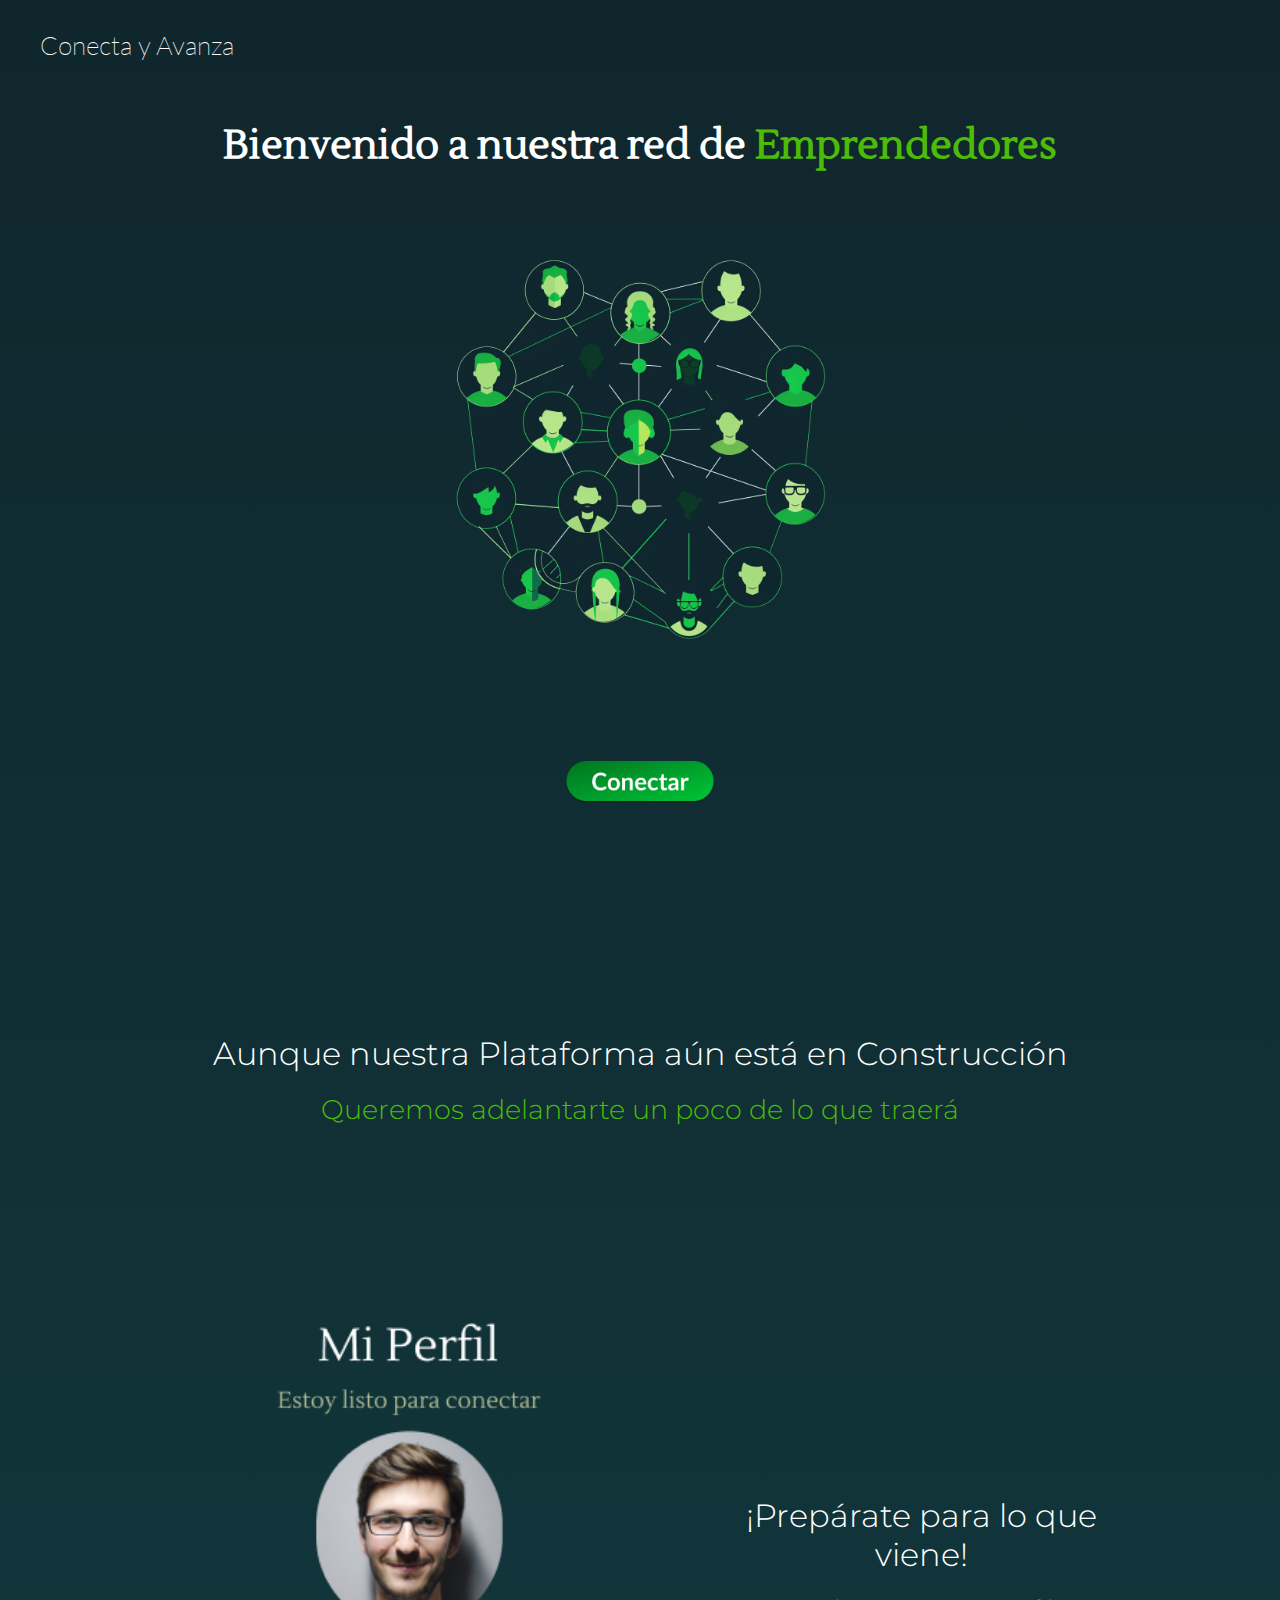
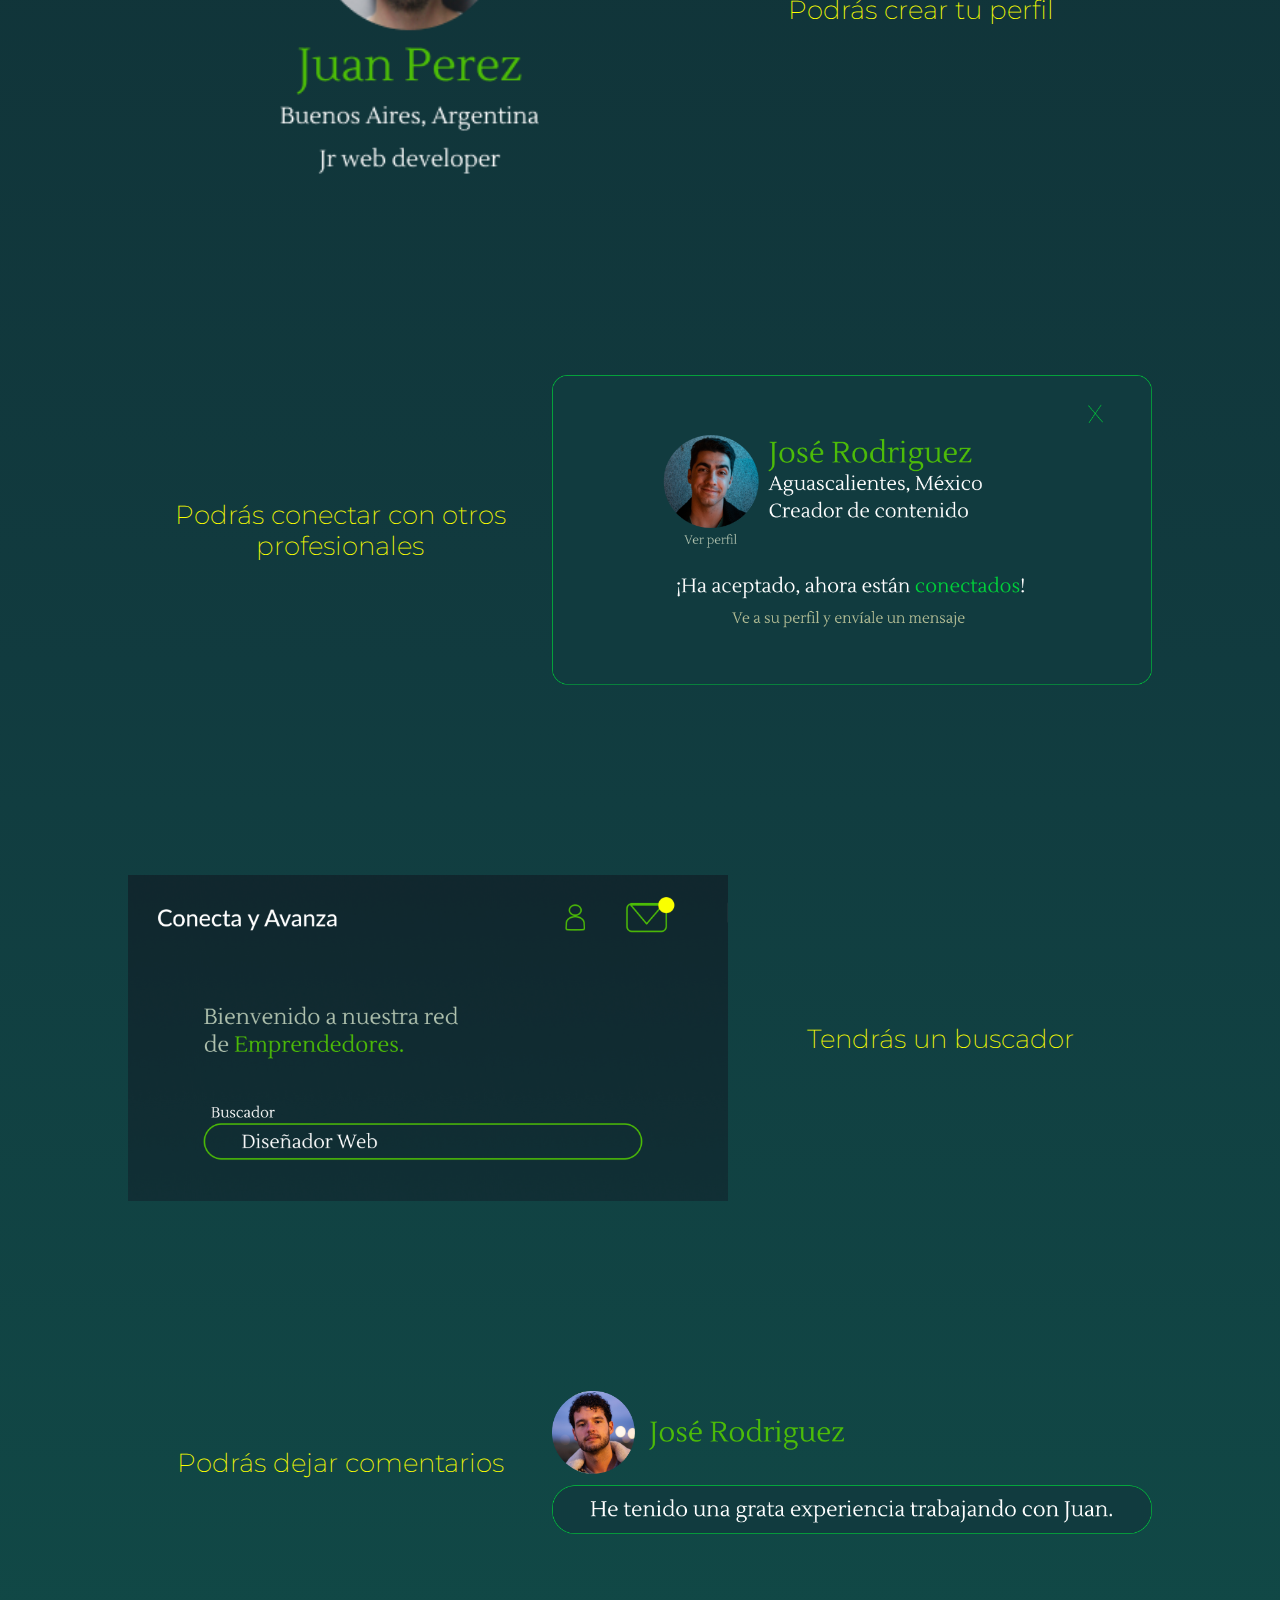
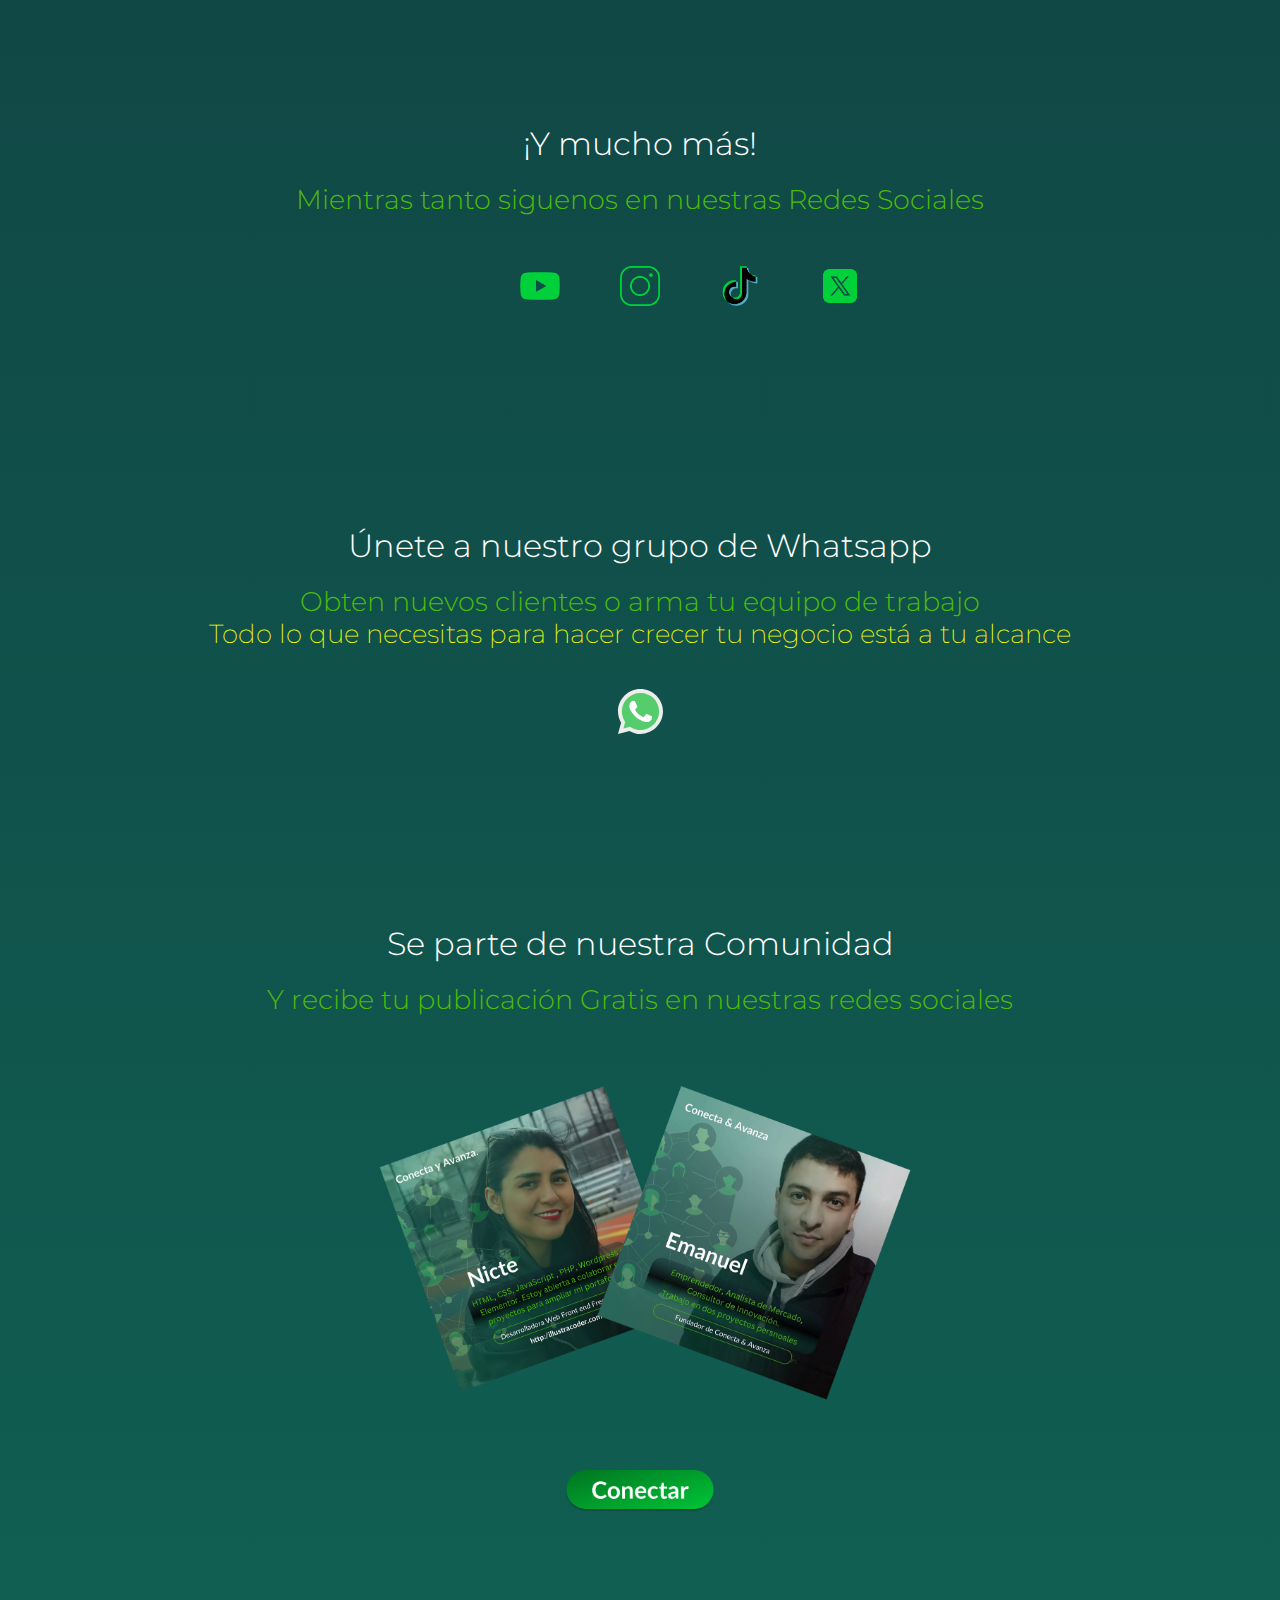
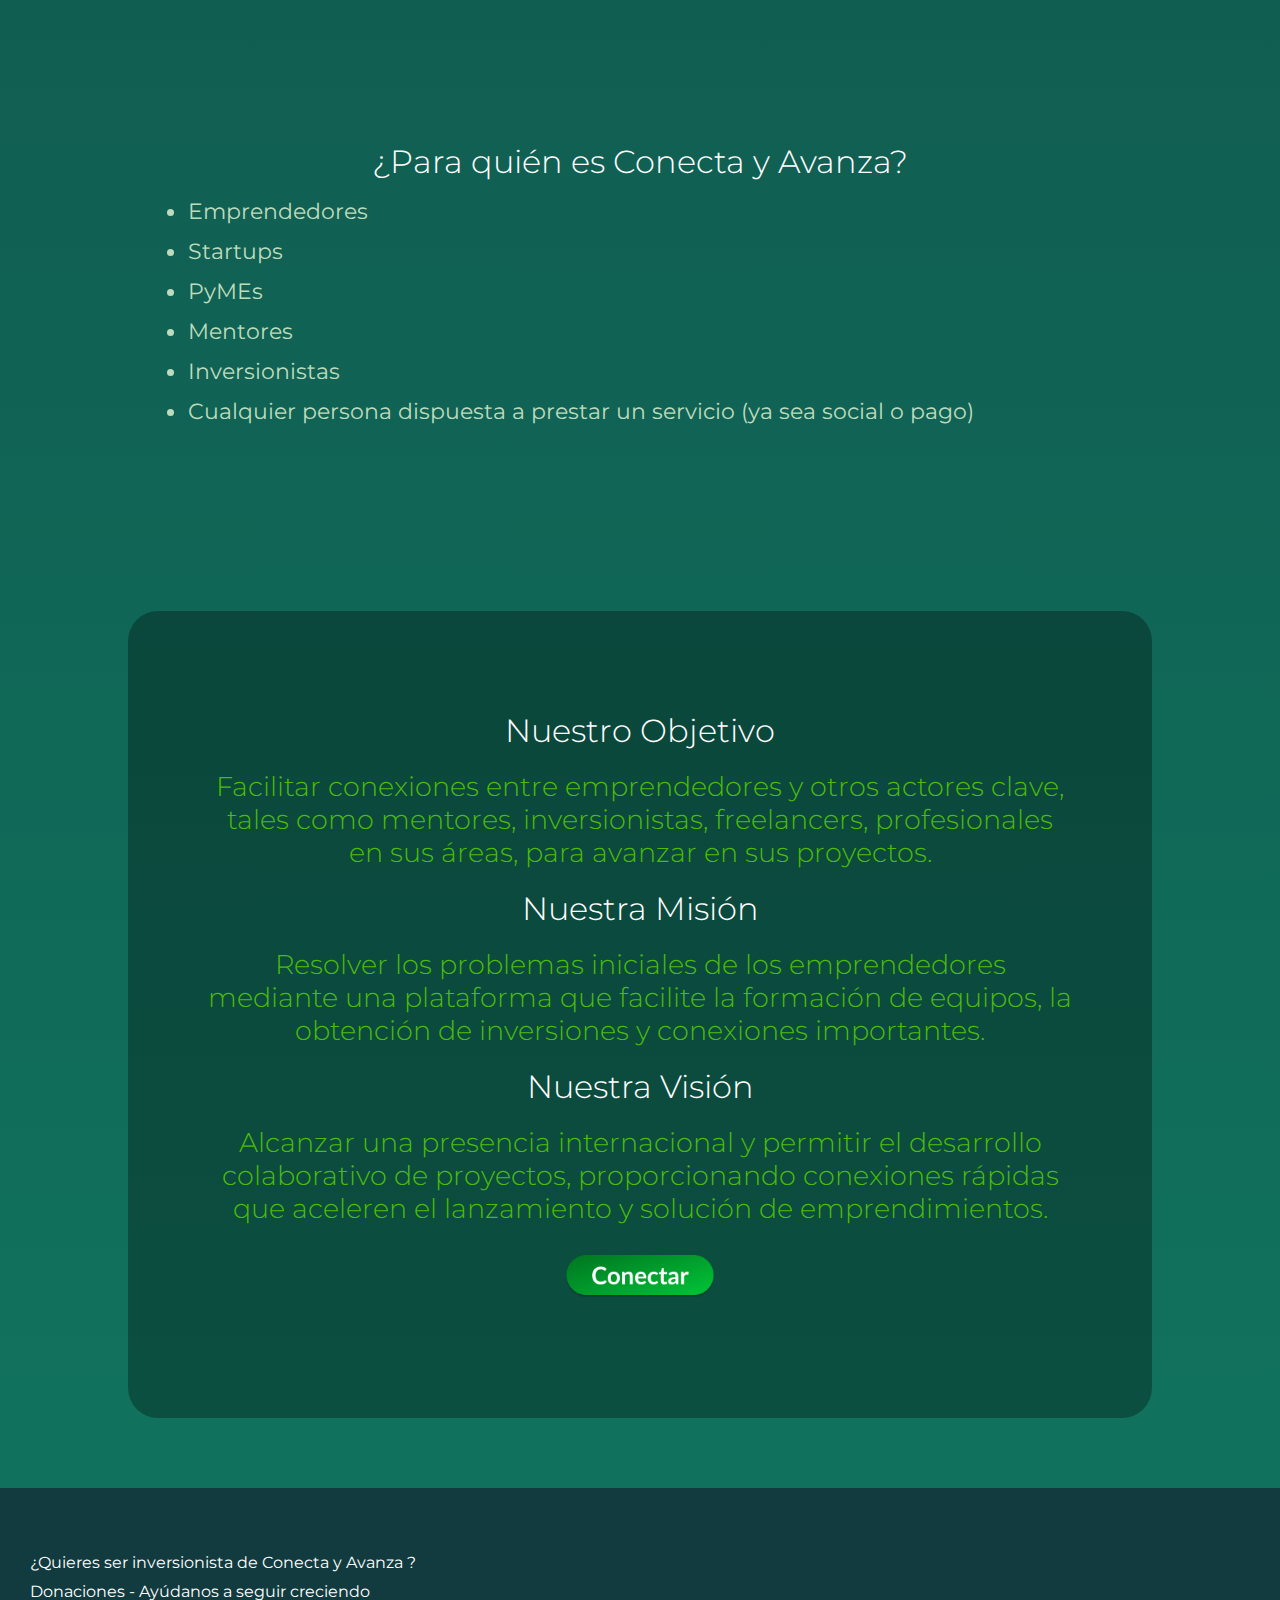
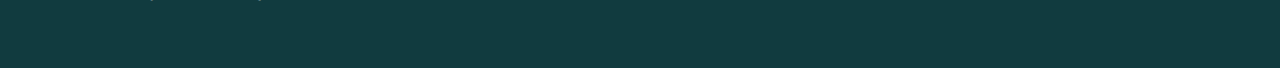
<file: index.html>
<!DOCTYPE html>
<html lang="en">
<head>
    <meta charset="UTF-8">
    <meta http-equiv="X-UA-Compatible" content="IE=edge">
    <meta name="viewport" content="width=device-width, initial-scale=1.0">
    <link rel="stylesheet" href="./stylesheet.css">
    <title>Conecta y Avanza</title>
</head>
<body>
    <nav>
        <p>Conecta y Avanza</p>
        
        </div>
    </nav>
    <header>
        <h1>Bienvenido a nuestra red de <span class="verde">Emprendedores</span></h1>
        <img src="./image-2.png" alt="">
        <a href="https://api.whatsapp.com/send?phone=5492235291688&text=Quiero Unirme al grupo de conecta y avanza"><img class="conectar" src="./Conectar-boton.png" alt=""></a>
    </header>
    <section class="ajuste-de-section">
        <h2>Aunque nuestra Plataforma aún está en Construcción</h2>
        <h3>Queremos adelantarte un poco de lo que traerá</h3>
    </section>
    
    <section class="flex one">
        <div>
            <h2>¡Prepárate para lo que viene!</h2>
        <p>Podrás crear tu perfil</p>
        </div>
       
        <img class="ajuste-de-imagen" src="./perfil.png" alt="">
    </section>
    <section class="flex two">
        <p>Podrás conectar con otros profesionales</p>
        <img class="ajuste-de-imagen" src="./notificacion-grande.png" alt="">
    </section>
    <section class="flex one">
        <p>Tendrás un buscador</p>
        <img class="ajuste-de-imagen" src="./buscador.png" alt="">
    </section>
    <section class="flex two">
        <p>Podrás dejar comentarios</p>
        <img class="ajuste-de-imagen" src="./comentario.png" alt="">
    </section>
    <section>
        <h2>¡Y mucho más!</h2>
        <h3>Mientras tanto siguenos en nuestras Redes Sociales</h3>
        <div class="iconos">
           <a href=""><img src="./logos-redes/youtube-123 1.png" alt=""></a> 
           <a href=""><img src="./logos-redes/Vector.png" alt=""></a>
           <a href=""><img src="./logos-redes/tiktok-logo-4500 1-2.png" alt=""></a>
           <a href=""><img src="./logos-redes/icons8-x 1.png" alt=""></a>
        </div>
    </section>
    <section>
        <h2>Únete a nuestro grupo de Whatsapp</h2>
        <h3>Obten nuevos clientes o arma tu equipo de trabajo </h3>
        <p>Todo lo que necesitas para hacer crecer tu negocio está a tu alcance</p>
       <a href="https://chat.whatsapp.com/JVuCh8rN7qx7lzd0T0ZFMK"><img class="whats-app-logo" src="./whatsapp-social-media-svgrepo-com.svg" alt=""></a> 
    </section>
    <section>
        <h2>Se parte de nuestra Comunidad</h2>
        <h3>Y recibe tu publicación Gratis en nuestras redes sociales</h3>
        <img src="./ellos-conectaron.png" alt="">
        <a href="https://api.whatsapp.com/send?phone=5492235291688&text=Quiero Unirme al grupo de conecta y avanza"><img class="conectar" src="./Conectar-boton.png" alt=""></a>
        
    </section>
    

    <section>
        <h2>¿Para quién es Conecta y Avanza?</h2>
        <ul>
            <li>Emprendedores</li>
            <li>Startups</li>
            <li>PyMEs</li>
            <li>Mentores</li>
            <li>Inversionistas</li>
            <li>Cualquier persona dispuesta a prestar un servicio (ya sea social o pago)</li>
        </ul>
    </section>
        
    </section>
    <section class="mision-vision-objetivo">
        <h2>Nuestro Objetivo</h2>
        <h3>Facilitar conexiones entre emprendedores y otros actores clave, tales como mentores, inversionistas, freelancers, profesionales en sus áreas, para avanzar en sus
            proyectos.</h3>
        
        <h2>Nuestra Misión</h2>
        <h3>Resolver los problemas iniciales de los emprendedores mediante una plataforma que
            facilite la formación de equipos, la obtención de inversiones y conexiones importantes. </h3>
        
        <h2>Nuestra Visión</h2>
        <h3>Alcanzar una presencia internacional y permitir el desarrollo colaborativo de proyectos,
            proporcionando conexiones rápidas que aceleren el lanzamiento y solución de emprendimientos.</h3>
            <a href="https://api.whatsapp.com/send?phone=5492235291688&text=Quiero Unirme al grupo de conecta y avanza"><img class="conectar" src="./Conectar-boton.png" alt=""></a>
    </section>
    
    <footer>
        
        </div>
        <div class="footer-links--container">
            <a class="footer-links" href="mailto:ncortes@illustracoder.com">¿Quieres ser inversionista de Conecta y Avanza ?</a>
            <a class="footer-links" href="https://paypal.me/NicteCortes?country.x=US&locale.x=en_US">Donaciones - Ayúdanos a seguir creciendo </a>
        </div>
        
    </footer>
</body>
</html>
</file>
<file: stylesheet.css>
@import url('https://fonts.googleapis.com/css2?family=Cormorant+Garamond:wght@300;400;500&display=swap');
@import url('https://fonts.googleapis.com/css2?family=Lato:wght@300;400&display=swap');
@import url('https://fonts.googleapis.com/css2?family=Lustria&display=swap');
@import url('https://fonts.googleapis.com/css2?family=Montserrat:ital,wght@0,100..900;1,100..900&display=swap');
*{
    margin: 0;
    box-sizing: border-box;
}
body{
    background: linear-gradient(180deg, rgba(16,38,45,1) 0%, rgba(17,59,63,1) 35%, rgba(16,117,94,1) 100%);
    font-family: "Montserrat", sans-serif;
}
h1{
    color: #FFFFFF;
    font-size: 24px;
    text-align: center;
    margin-bottom: 30px;
    font-family: "Lustria", serif;
}
h2{
    text-align: center;
    color: #FFFFFF;
    margin: 20px;
    font-size: 1.3rem;
    font-weight: 300;
}
h3{
    color: #4CBC08;
    text-align: center;
    font-weight: 300;
    font-size: 1.1rem;
}
h4{
    color: #B4BE96;
    text-align: center;
    font-size: .7rem;
}
p{
    text-align: center;
    color: #FAFF00;
    font-weight: 200;
}
nav{
    display: flex;
    margin: 30px 40px;
    justify-content: space-between;
    align-items: center;
}
nav p {
    font-family: "Lato", sans-serif;
    color: #FFFFFF;
}
a{
    text-decoration: none;
    color: #FFFFFF;
}
header{
    margin: 60px 25px;
}
header img{
    width: 300px;
    display: block;
    margin: 0 auto;
}
.verde{
    color: #4CBC08;
}
.ajuste-de-imagen{
    margin-top: 50px;
    margin-bottom: 60px;
}
section{
    margin: 50px 40px 0 40px;
    
}
section img{
    width: 300px;
    display: block;
    margin: 0 auto;
}
.whats-app-logo{
    width: 30px;
    margin-top: 40px;
}
.iconos{
    display: flex;
    width: 300px;
    margin: 20px auto;
    justify-content: space-between;
}
.iconos img{
    width: 30px;  
}
.conectar{
    width: 150px;
    padding-top: 30px;
    padding-bottom: 40px;
}
.crecer-tu-negocio---section{
    padding-top: 15px;
    color: #47533B;
    background-color: #C8DFBC;
}
.crecer-tu-negocio---section h2{
    color: #47533B;
}
li{
    margin: 20px;
    color: #BEDBBD;
    line-height: 20px;
}
.unete-section--container{
    height: 32vh;
    display: flex;
    justify-content: center;
    align-items: center;
    text-align: center; 
}
.mision-vision-objetivo{
    background-color: rgba(0,0,0, 0.3);
    padding: 25px;
    border-radius: 30px;
    margin-bottom: 30px;
}

footer{
    padding-top: 20px;
    background-color: #113B3F;
    height: 20vh;
    margin: 0 auto;
}
footer p{
    color: #FFFFFF;
    text-align: center;
    font-size: .8rem;
}
.footer-links--container{
    margin: 40px 0 0 5px;
}
.footer-links{
    font-size: .6rem;
    display: block;
    padding: 5px;
}
@media only screen and (min-width: 800px) {
    h1{
        font-size: 1.6rem;
    }
    h2{
        font-size: 1.5rem;
    }
    h3{
        font-size: 1.3rem;
    }
    p{
        font-size: 1.2rem;
    }
    section img{
        width: 400px;
    }
    
    .footer-links{
        font-size: .9rem;
    }
}
@media only screen and (min-width: 1200px) {
    h1{
        font-size: 2.5rem;
    }
    h2{
        font-size: 2rem;
    }
    h3{
        font-size: 1.7rem;
    }
    p{
        font-size: 1.6rem;
    }
    li{
        font-size: 1.4rem;
    }
    header img{
        margin-top: 80px;
        width: 400px;
    }
    section{
        width: 80%;
        align-items: center;
        margin: 190px auto;
    }
    .flex{
        display: flex;
    }
    section img{
        width: 600px;
    }
    .iconos img{
        margin: 30px;
        width: 40px;
    }
    .whats-app-logo{
        width: 45px;
    }
    .one {
        justify-content: space-around;
        flex-direction: row-reverse;
    }
    .two {
        flex-direction: row;
    }
    section.one img, section.two img {
        margin: 0;
    }
    .one p, .two p {
        flex: 1;
        text-align: center;
        margin: 0 20px;
    }
    .mision-vision-objetivo{
        padding: 80px;
        margin-bottom: 70px;
    }
    .footer-links{
        font-size: 1rem;
        margin-left: 20px;
    }
}
</file>
